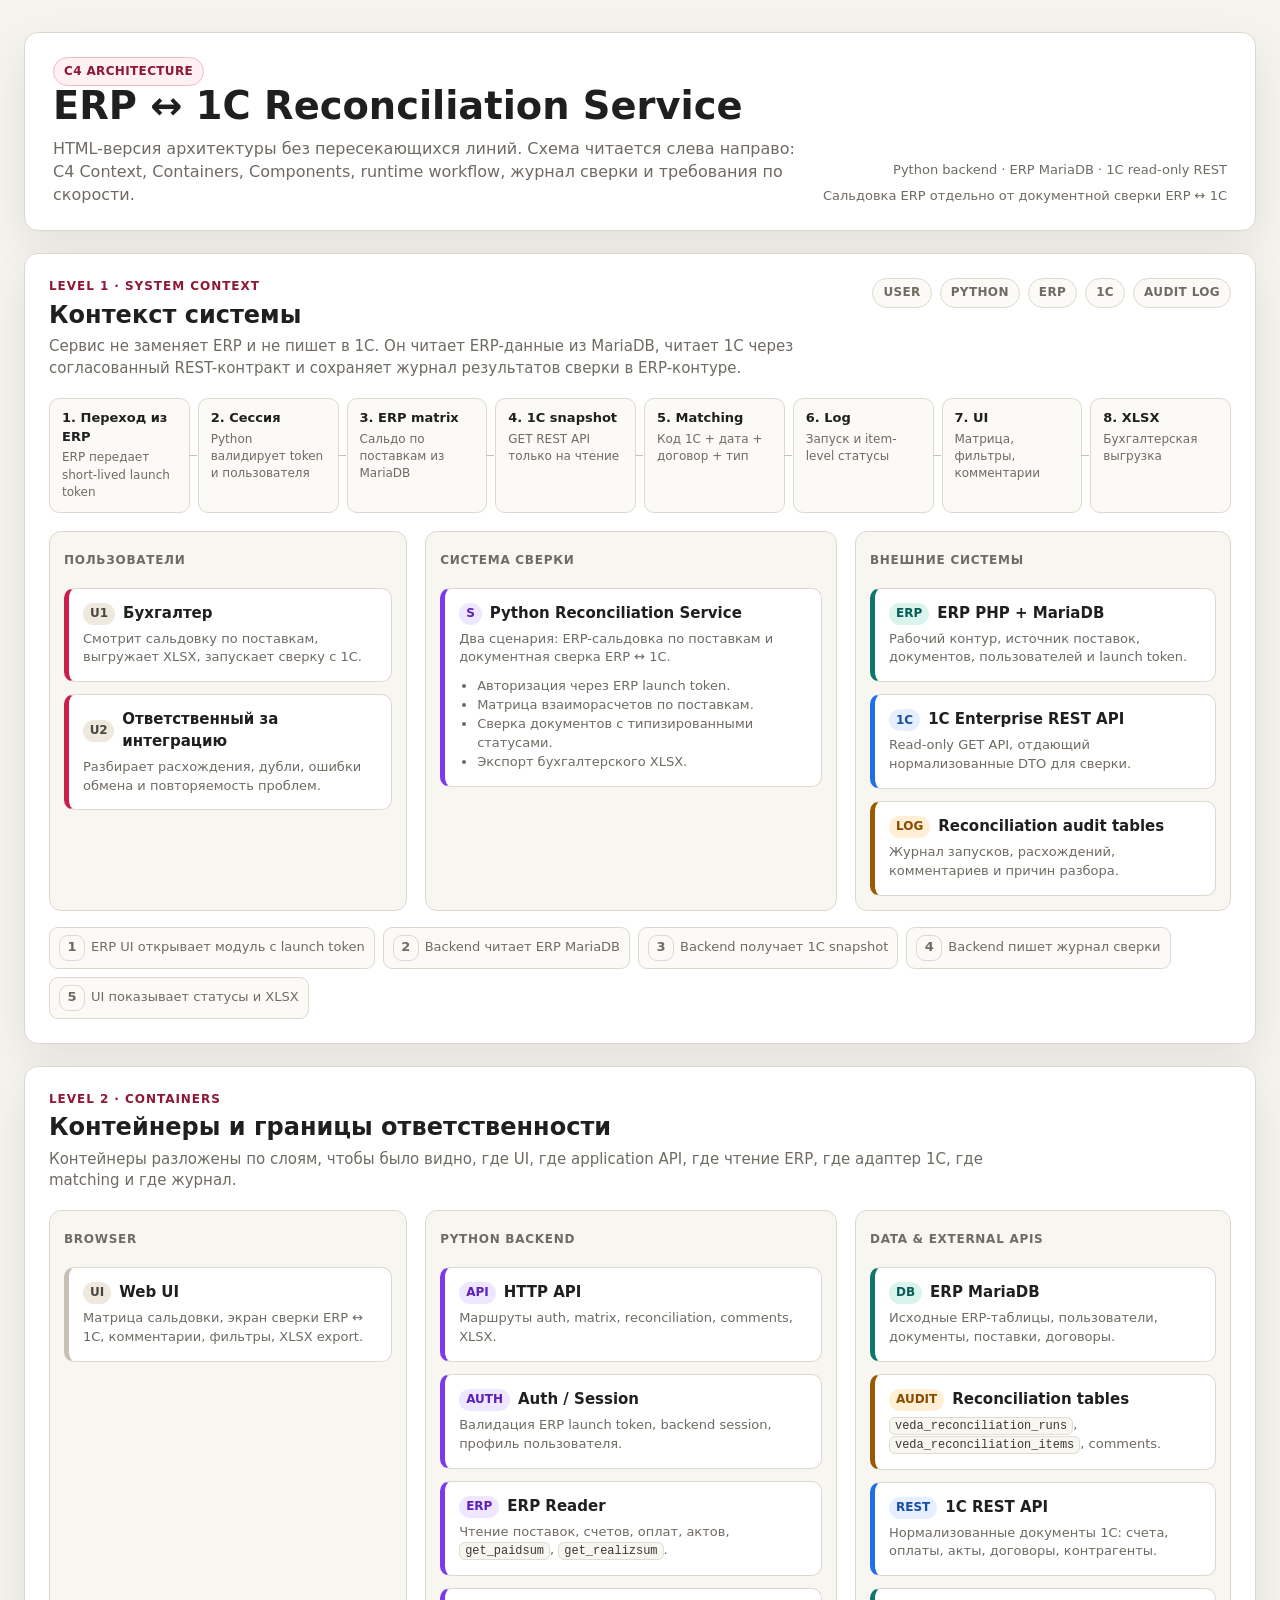
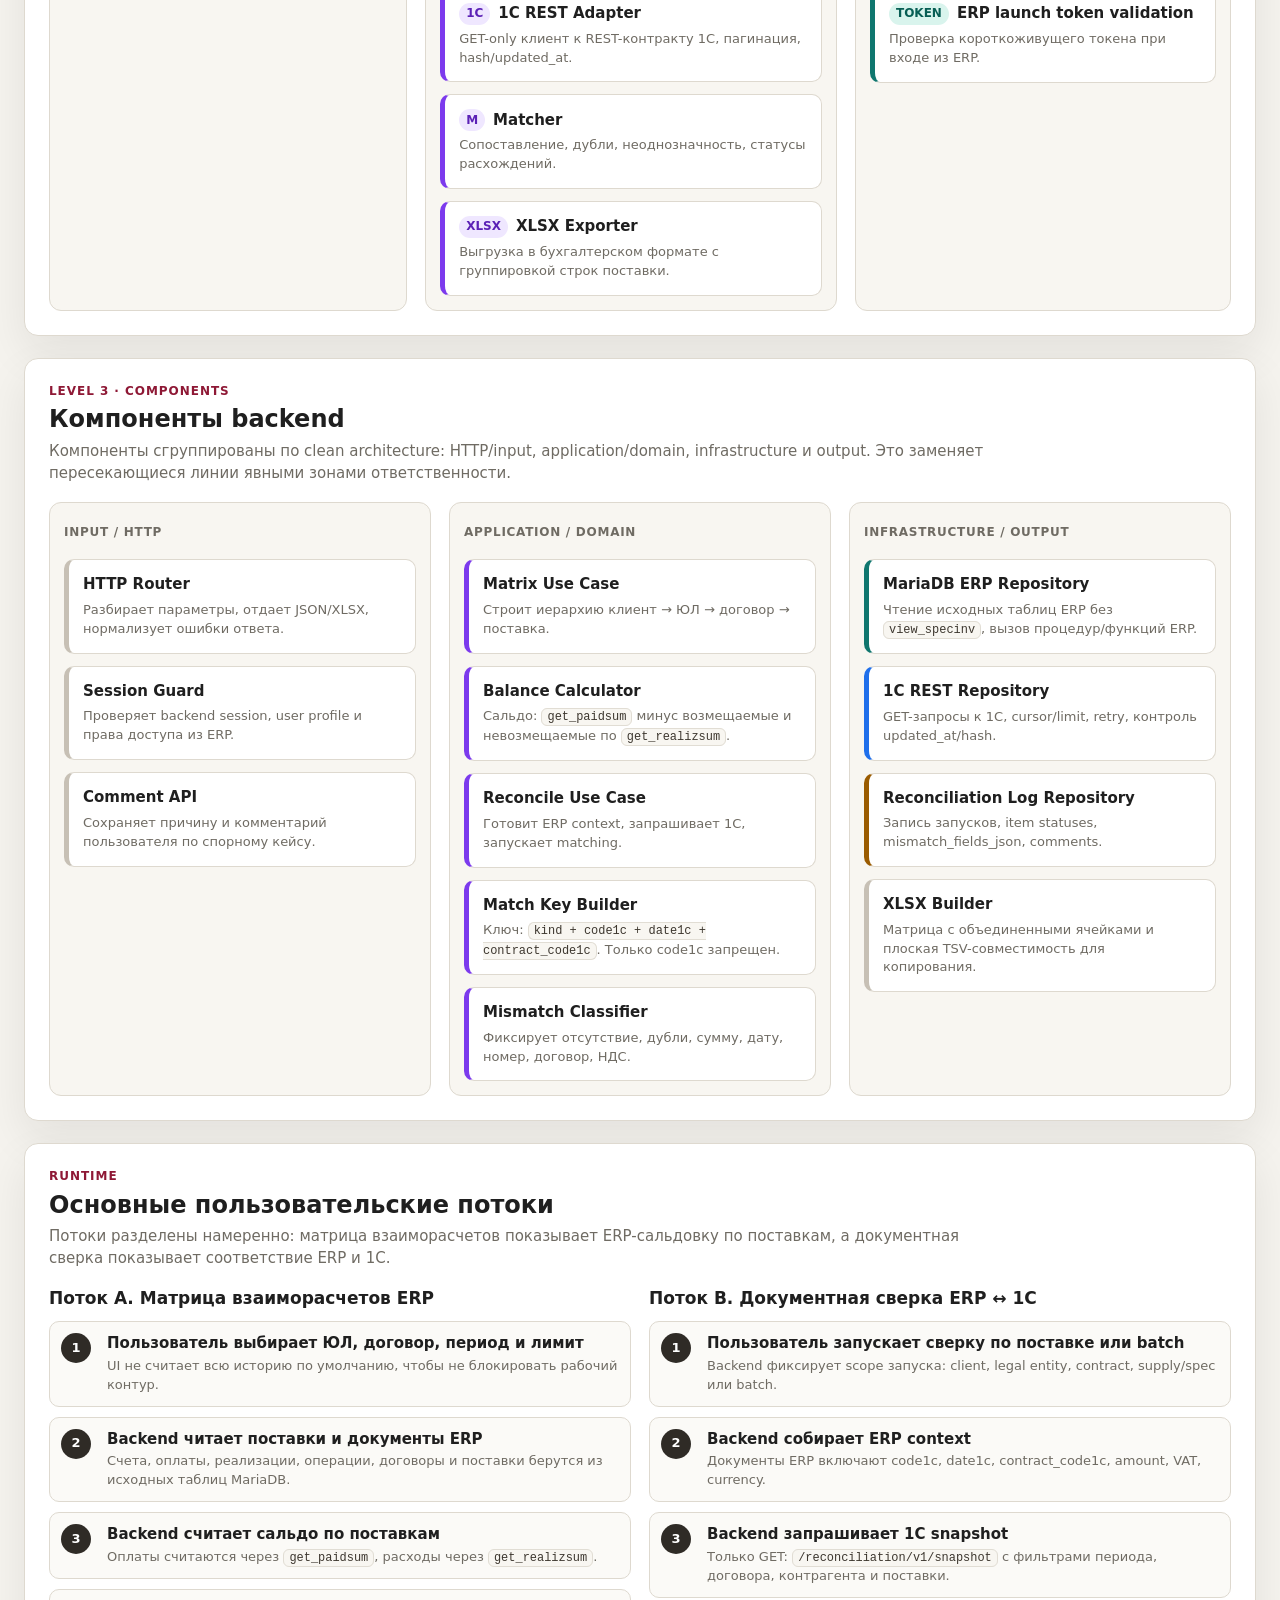
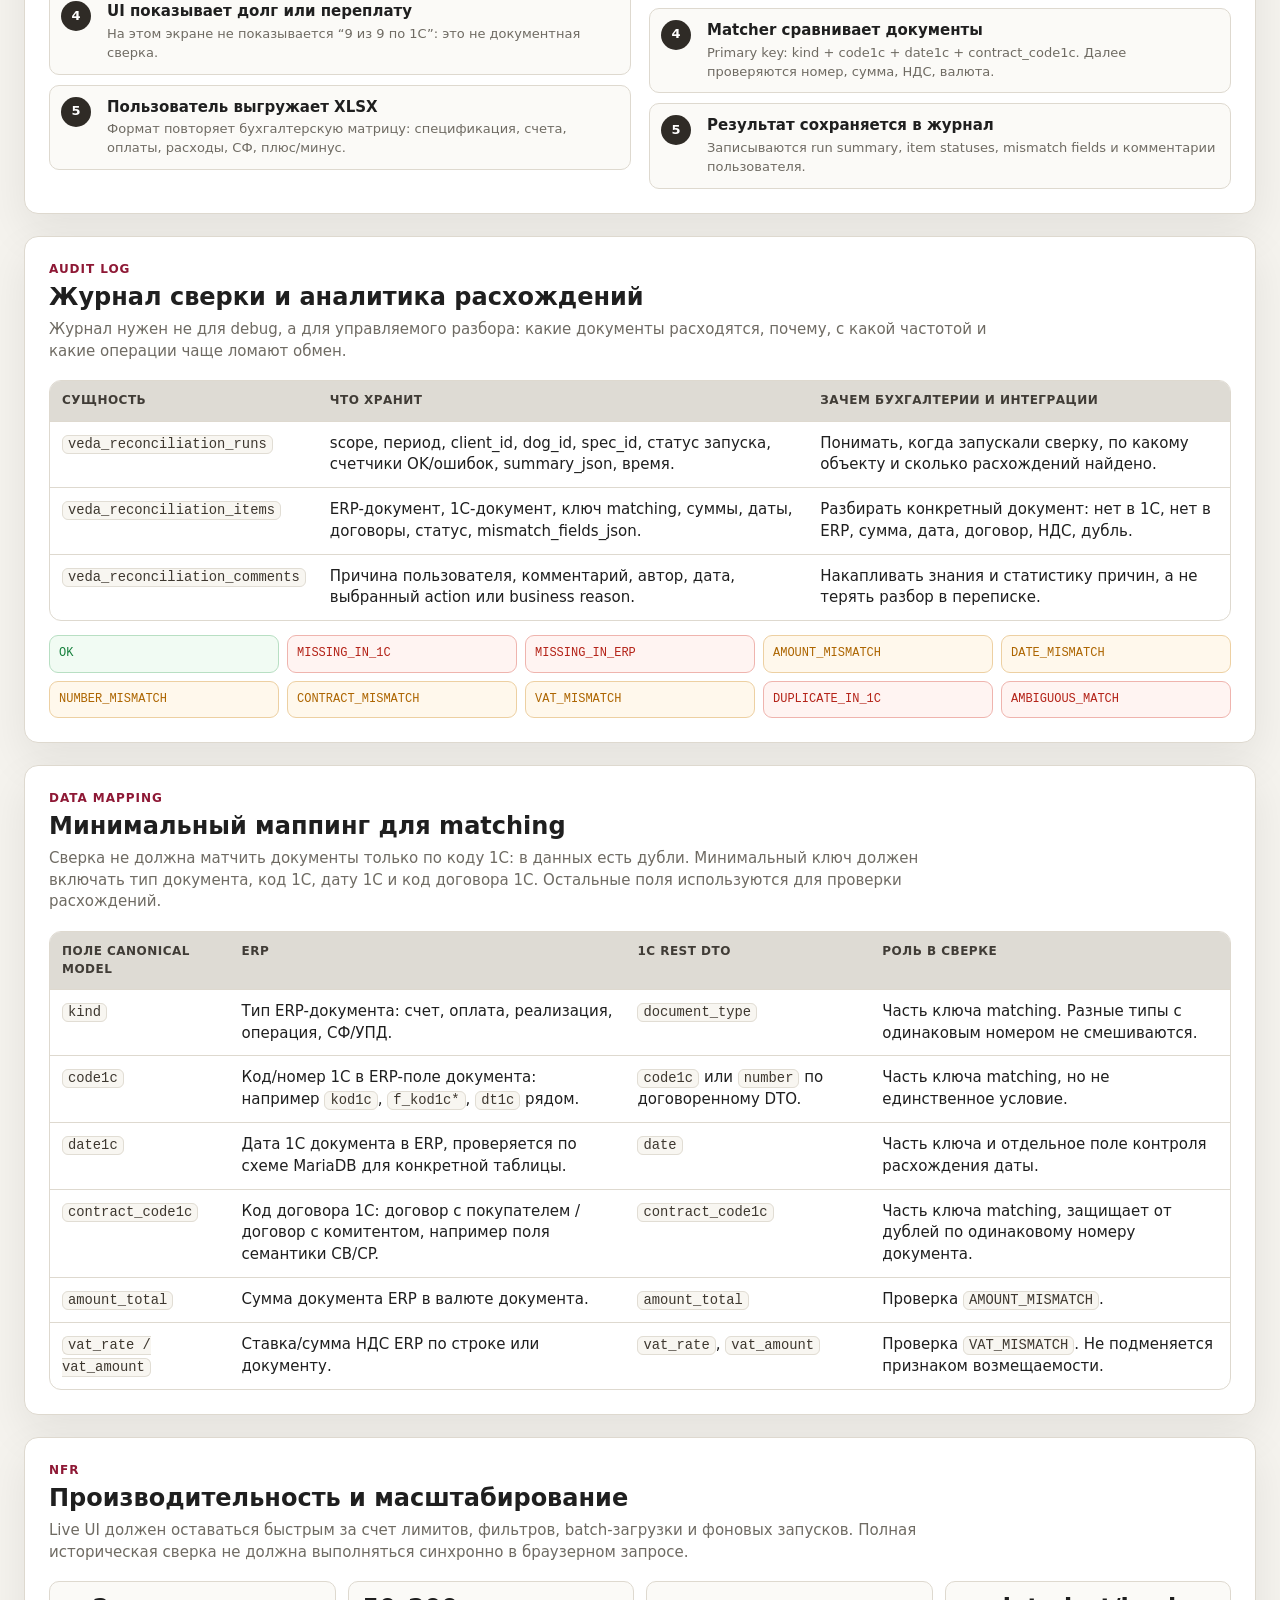
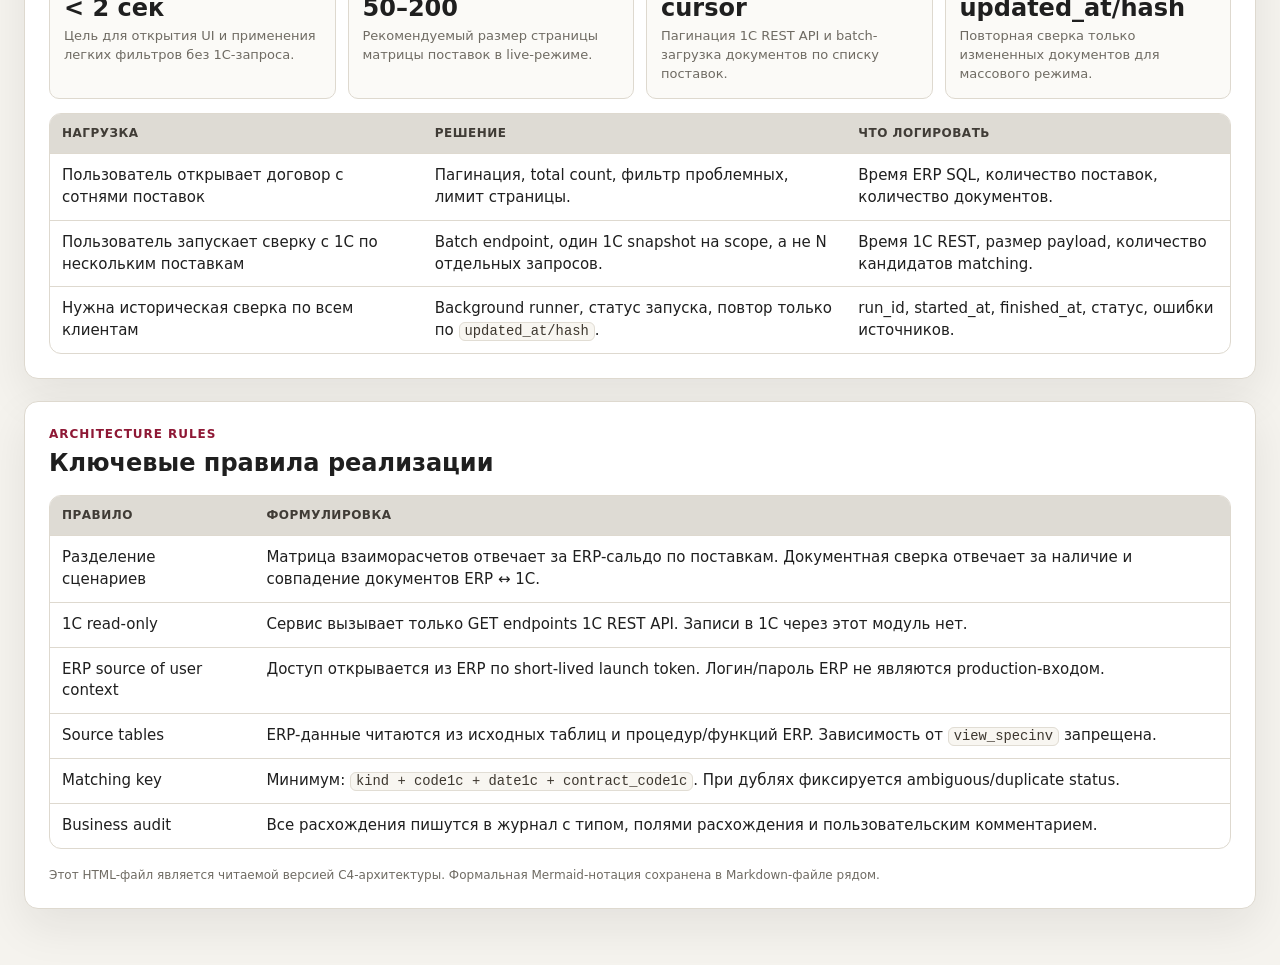
<file: docs/architecture/C4_ARCHITECTURE.html>
<!doctype html>
<html lang="ru">
<head>
  <meta charset="utf-8" />
  <meta name="viewport" content="width=device-width, initial-scale=1" />
  <title>C4 Architecture · ERP ↔ 1C Reconciliation</title>
  <style>
    :root {
      --bg: #f5f3ee;
      --paper: #ffffff;
      --paper-soft: #fbfaf7;
      --ink: #1f1f1f;
      --muted: #6f6b63;
      --line: #ded9cf;
      --line-strong: #c7c0b5;
      --brand: #c91f4a;
      --brand-dark: #8e1835;
      --erp: #0f766e;
      --onec: #1f6feb;
      --python: #7c3aed;
      --log: #9a5b00;
      --ok: #16803c;
      --warn: #ad6500;
      --bad: #b42318;
      --shadow: 0 18px 45px rgba(30, 28, 24, 0.08);
      --mono: "SFMono-Regular", Consolas, "Liberation Mono", monospace;
      font-family: Inter, system-ui, -apple-system, BlinkMacSystemFont, "Segoe UI", Arial, sans-serif;
    }

    * {
      box-sizing: border-box;
    }

    body {
      margin: 0;
      background: var(--bg);
      color: var(--ink);
      font-size: 15px;
      line-height: 1.45;
    }

    main {
      width: min(1440px, calc(100% - 48px));
      margin: 0 auto;
      padding: 32px 0 56px;
    }

    header {
      display: grid;
      grid-template-columns: minmax(0, 1fr) auto;
      gap: 24px;
      align-items: end;
      padding: 24px 28px;
      background: var(--paper);
      border: 1px solid var(--line);
      border-radius: 14px;
      box-shadow: var(--shadow);
    }

    h1,
    h2,
    h3,
    p {
      margin: 0;
    }

    h1 {
      font-size: clamp(28px, 3vw, 42px);
      line-height: 1.05;
      letter-spacing: 0;
      overflow-wrap: anywhere;
    }

    h2 {
      font-size: 24px;
      line-height: 1.15;
    }

    h3 {
      font-size: 17px;
      line-height: 1.25;
    }

    .subtitle {
      margin-top: 10px;
      color: var(--muted);
      max-width: 880px;
      font-size: 16px;
      min-width: 0;
      overflow-wrap: anywhere;
    }

    .doc-meta {
      display: grid;
      gap: 8px;
      justify-items: end;
      color: var(--muted);
      font-size: 13px;
      white-space: nowrap;
    }

    .tag {
      display: inline-flex;
      align-items: center;
      gap: 6px;
      min-height: 28px;
      padding: 5px 10px;
      border: 1px solid var(--line);
      border-radius: 999px;
      background: var(--paper-soft);
      color: var(--muted);
      font-size: 12px;
      font-weight: 700;
      text-transform: uppercase;
      letter-spacing: 0.03em;
    }

    .tag.brand {
      background: #fff0f4;
      border-color: #f3bac8;
      color: var(--brand-dark);
    }

    .grid {
      display: grid;
      gap: 18px;
    }

    .section {
      margin-top: 22px;
      padding: 24px;
      background: var(--paper);
      border: 1px solid var(--line);
      border-radius: 14px;
      box-shadow: var(--shadow);
    }

    .section-head {
      display: grid;
      grid-template-columns: minmax(0, 1fr) auto;
      gap: 20px;
      align-items: start;
      margin-bottom: 18px;
    }

    .section-kicker {
      color: var(--brand-dark);
      font-size: 12px;
      font-weight: 800;
      text-transform: uppercase;
      letter-spacing: 0.08em;
      margin-bottom: 6px;
    }

    .section-copy {
      color: var(--muted);
      margin-top: 7px;
      max-width: 940px;
      min-width: 0;
      overflow-wrap: anywhere;
    }

    .legend {
      display: flex;
      flex-wrap: wrap;
      gap: 8px;
      justify-content: flex-end;
    }

    .c4-board {
      display: grid;
      grid-template-columns: 1fr 1.15fr 1.05fr;
      gap: 18px;
      align-items: stretch;
    }

    .lane {
      display: grid;
      gap: 12px;
      align-content: start;
      min-width: 0;
      padding: 14px;
      background: #f8f6f1;
      border: 1px solid var(--line);
      border-radius: 12px;
    }

    .lane-title {
      display: flex;
      align-items: center;
      justify-content: space-between;
      gap: 10px;
      min-height: 30px;
      color: var(--muted);
      font-size: 12px;
      font-weight: 800;
      text-transform: uppercase;
      letter-spacing: 0.06em;
    }

    .card {
      position: relative;
      padding: 14px;
      background: var(--paper);
      border: 1px solid var(--line);
      border-left: 5px solid var(--line-strong);
      border-radius: 10px;
      min-width: 0;
    }

    .card.python {
      border-left-color: var(--python);
    }

    .card.erp {
      border-left-color: var(--erp);
    }

    .card.onec {
      border-left-color: var(--onec);
    }

    .card.log {
      border-left-color: var(--log);
    }

    .card.user {
      border-left-color: var(--brand);
    }

    .card-title {
      display: flex;
      align-items: center;
      gap: 8px;
      font-weight: 800;
      overflow-wrap: anywhere;
    }

    .card-subtitle {
      margin-top: 5px;
      color: var(--muted);
      font-size: 13px;
      overflow-wrap: anywhere;
    }

    .card ul {
      margin: 10px 0 0;
      padding-left: 18px;
      color: var(--muted);
      font-size: 13px;
    }

    .badge {
      display: inline-flex;
      align-items: center;
      justify-content: center;
      min-width: 22px;
      height: 22px;
      padding: 0 7px;
      border-radius: 999px;
      background: #eee8dd;
      color: #4b463f;
      font-size: 12px;
      font-weight: 800;
      white-space: nowrap;
    }

    .badge.erp {
      background: #d9f4ed;
      color: #075e54;
    }

    .badge.onec {
      background: #e5efff;
      color: #174ea6;
    }

    .badge.python {
      background: #efe7ff;
      color: #5b21b6;
    }

    .badge.log {
      background: #fff0d5;
      color: #8a4b00;
    }

    .flow-strip {
      display: grid;
      grid-template-columns: repeat(8, minmax(92px, 1fr));
      gap: 8px;
      margin: 16px 0 18px;
    }

    .flow-step {
      position: relative;
      min-height: 68px;
      padding: 10px 10px 10px 12px;
      background: var(--paper-soft);
      border: 1px solid var(--line);
      border-radius: 10px;
      color: var(--muted);
      font-size: 12px;
    }

    .flow-step strong {
      display: block;
      color: var(--ink);
      font-size: 13px;
      margin-bottom: 3px;
    }

    .flow-step::after {
      content: "";
      position: absolute;
      top: 50%;
      right: -8px;
      width: 8px;
      height: 1px;
      background: var(--line-strong);
    }

    .flow-step:last-child::after {
      display: none;
    }

    .component-board {
      display: grid;
      grid-template-columns: 1fr 1fr 1fr;
      gap: 18px;
    }

    .component-column {
      display: grid;
      gap: 12px;
      align-content: start;
      min-width: 0;
      padding: 14px;
      border: 1px solid var(--line);
      border-radius: 12px;
      background: #f8f6f1;
    }

    .mini-flow {
      display: flex;
      flex-wrap: wrap;
      gap: 8px;
      margin-top: 16px;
    }

    .mini-flow span {
      display: inline-flex;
      align-items: center;
      gap: 6px;
      padding: 7px 9px;
      border-radius: 9px;
      border: 1px solid var(--line);
      background: var(--paper-soft);
      color: var(--muted);
      font-size: 13px;
    }

    .flow-table,
    .mapping-table {
      width: 100%;
      border-collapse: separate;
      border-spacing: 0;
      overflow: hidden;
      border: 1px solid var(--line);
      border-radius: 12px;
      background: var(--paper);
    }

    .flow-table th,
    .flow-table td,
    .mapping-table th,
    .mapping-table td {
      padding: 11px 12px;
      border-bottom: 1px solid var(--line);
      vertical-align: top;
      text-align: left;
    }

    .flow-table th,
    .mapping-table th {
      background: #dedbd4;
      color: #403c36;
      font-size: 12px;
      font-weight: 800;
      text-transform: uppercase;
      letter-spacing: 0.04em;
    }

    .flow-table tr:last-child td,
    .mapping-table tr:last-child td {
      border-bottom: 0;
    }

    .num {
      display: inline-flex;
      align-items: center;
      justify-content: center;
      width: 26px;
      height: 26px;
      border-radius: 999px;
      background: var(--brand);
      color: white;
      font-size: 12px;
      font-weight: 900;
    }

    code {
      font-family: var(--mono);
      font-size: 0.92em;
      padding: 1px 5px;
      border: 1px solid #e1ddd4;
      border-radius: 6px;
      background: #f8f6f1;
      color: #3d372f;
    }

    .runtime {
      display: grid;
      grid-template-columns: 1fr 1fr;
      gap: 18px;
    }

    .steps {
      counter-reset: step;
      display: grid;
      gap: 10px;
    }

    .step {
      counter-increment: step;
      display: grid;
      grid-template-columns: 36px minmax(0, 1fr);
      gap: 10px;
      align-items: start;
      padding: 11px;
      background: var(--paper-soft);
      border: 1px solid var(--line);
      border-radius: 10px;
    }

    .step::before {
      content: counter(step);
      display: inline-flex;
      align-items: center;
      justify-content: center;
      width: 30px;
      height: 30px;
      border-radius: 999px;
      background: #2f2b26;
      color: #fff;
      font-size: 13px;
      font-weight: 900;
    }

    .step-title {
      font-weight: 800;
    }

    .step-text {
      margin-top: 2px;
      color: var(--muted);
      font-size: 13px;
    }

    .status-grid {
      display: grid;
      grid-template-columns: repeat(5, minmax(0, 1fr));
      gap: 8px;
    }

    .status {
      padding: 9px;
      border: 1px solid var(--line);
      border-radius: 9px;
      background: var(--paper-soft);
      color: var(--muted);
      font-family: var(--mono);
      font-size: 12px;
      overflow-wrap: anywhere;
    }

    .status.ok {
      color: var(--ok);
      border-color: #b8dfc3;
      background: #f1fbf3;
    }

    .status.warn {
      color: var(--warn);
      border-color: #edd0a2;
      background: #fff8ec;
    }

    .status.bad {
      color: var(--bad);
      border-color: #efb4ae;
      background: #fff4f2;
    }

    .nfr-grid {
      display: grid;
      grid-template-columns: repeat(4, minmax(0, 1fr));
      gap: 12px;
    }

    .metric {
      padding: 14px;
      background: var(--paper-soft);
      border: 1px solid var(--line);
      border-radius: 10px;
    }

    .metric-value {
      font-size: 24px;
      font-weight: 900;
      line-height: 1;
    }

    .metric-label {
      margin-top: 7px;
      color: var(--muted);
      font-size: 13px;
    }

    .print-note {
      margin-top: 18px;
      color: var(--muted);
      font-size: 12px;
    }

    @media (max-width: 1100px) {
      .c4-board,
      .component-board,
      .runtime,
      .nfr-grid {
        grid-template-columns: 1fr;
      }

      .flow-strip {
        grid-template-columns: repeat(4, minmax(120px, 1fr));
      }

      .status-grid {
        grid-template-columns: repeat(2, minmax(0, 1fr));
      }
    }

    @media (max-width: 720px) {
      main {
        width: 100%;
        padding: 16px 12px 56px;
      }

      header,
      .section-head {
        display: block;
        grid-template-columns: 1fr;
      }

      header,
      .section {
        width: 100%;
        overflow: hidden;
      }

      .doc-meta,
      .legend {
        justify-items: start;
        justify-content: flex-start;
      }

      .doc-meta {
        white-space: normal;
        overflow-wrap: anywhere;
      }

      .subtitle,
      .section-copy,
      .card-title,
      .card-subtitle,
      .step-text {
        overflow-wrap: anywhere;
      }

      .flow-strip {
        grid-template-columns: 1fr;
      }

      .flow-step::after {
        display: none;
      }

      .flow-table,
      .mapping-table {
        display: block;
        overflow-x: auto;
      }
    }

    @media print {
      body {
        background: white;
      }

      main {
        width: 100%;
        padding: 0;
      }

      header,
      .section {
        box-shadow: none;
        break-inside: avoid;
      }
    }
  </style>
</head>
<body>
  <main>
    <header>
      <div>
        <span class="tag brand">C4 Architecture</span>
        <h1>ERP ↔ 1C Reconciliation Service</h1>
        <p class="subtitle">
          HTML-версия архитектуры без пересекающихся линий. Схема читается слева направо:
          C4 Context, Containers, Components, runtime workflow, журнал сверки и требования по скорости.
        </p>
      </div>
      <div class="doc-meta">
        <span>Python backend · ERP MariaDB · 1C read-only REST</span>
        <span>Сальдовка ERP отдельно от документной сверки ERP ↔ 1C</span>
      </div>
    </header>

    <section class="section">
      <div class="section-head">
        <div>
          <div class="section-kicker">Level 1 · System Context</div>
          <h2>Контекст системы</h2>
          <p class="section-copy">
            Сервис не заменяет ERP и не пишет в 1C. Он читает ERP-данные из MariaDB, читает 1C через
            согласованный REST-контракт и сохраняет журнал результатов сверки в ERP-контуре.
          </p>
        </div>
        <div class="legend">
          <span class="tag">User</span>
          <span class="tag">Python</span>
          <span class="tag">ERP</span>
          <span class="tag">1C</span>
          <span class="tag">Audit log</span>
        </div>
      </div>

      <div class="flow-strip" aria-label="Сквозной поток контекста">
        <div class="flow-step"><strong>1. Переход из ERP</strong>ERP передает short-lived launch token</div>
        <div class="flow-step"><strong>2. Сессия</strong>Python валидирует token и пользователя</div>
        <div class="flow-step"><strong>3. ERP matrix</strong>Сальдо по поставкам из MariaDB</div>
        <div class="flow-step"><strong>4. 1C snapshot</strong>GET REST API только на чтение</div>
        <div class="flow-step"><strong>5. Matching</strong>Код 1C + дата + договор + тип</div>
        <div class="flow-step"><strong>6. Log</strong>Запуск и item-level статусы</div>
        <div class="flow-step"><strong>7. UI</strong>Матрица, фильтры, комментарии</div>
        <div class="flow-step"><strong>8. XLSX</strong>Бухгалтерская выгрузка</div>
      </div>

      <div class="c4-board">
        <div class="lane">
          <div class="lane-title">Пользователи</div>
          <div class="card user">
            <div class="card-title"><span class="badge">U1</span> Бухгалтер</div>
            <div class="card-subtitle">Смотрит сальдовку по поставкам, выгружает XLSX, запускает сверку с 1C.</div>
          </div>
          <div class="card user">
            <div class="card-title"><span class="badge">U2</span> Ответственный за интеграцию</div>
            <div class="card-subtitle">Разбирает расхождения, дубли, ошибки обмена и повторяемость проблем.</div>
          </div>
        </div>

        <div class="lane">
          <div class="lane-title">Система сверки</div>
          <div class="card python">
            <div class="card-title"><span class="badge python">S</span> Python Reconciliation Service</div>
            <div class="card-subtitle">
              Два сценария: ERP-сальдовка по поставкам и документная сверка ERP ↔ 1C.
            </div>
            <ul>
              <li>Авторизация через ERP launch token.</li>
              <li>Матрица взаиморасчетов по поставкам.</li>
              <li>Сверка документов с типизированными статусами.</li>
              <li>Экспорт бухгалтерского XLSX.</li>
            </ul>
          </div>
        </div>

        <div class="lane">
          <div class="lane-title">Внешние системы</div>
          <div class="card erp">
            <div class="card-title"><span class="badge erp">ERP</span> ERP PHP + MariaDB</div>
            <div class="card-subtitle">Рабочий контур, источник поставок, документов, пользователей и launch token.</div>
          </div>
          <div class="card onec">
            <div class="card-title"><span class="badge onec">1C</span> 1C Enterprise REST API</div>
            <div class="card-subtitle">Read-only GET API, отдающий нормализованные DTO для сверки.</div>
          </div>
          <div class="card log">
            <div class="card-title"><span class="badge log">LOG</span> Reconciliation audit tables</div>
            <div class="card-subtitle">Журнал запусков, расхождений, комментариев и причин разбора.</div>
          </div>
        </div>
      </div>

      <div class="mini-flow">
        <span><span class="num">1</span> ERP UI открывает модуль с launch token</span>
        <span><span class="num">2</span> Backend читает ERP MariaDB</span>
        <span><span class="num">3</span> Backend получает 1C snapshot</span>
        <span><span class="num">4</span> Backend пишет журнал сверки</span>
        <span><span class="num">5</span> UI показывает статусы и XLSX</span>
      </div>
    </section>

    <section class="section">
      <div class="section-head">
        <div>
          <div class="section-kicker">Level 2 · Containers</div>
          <h2>Контейнеры и границы ответственности</h2>
          <p class="section-copy">
            Контейнеры разложены по слоям, чтобы было видно, где UI, где application API,
            где чтение ERP, где адаптер 1C, где matching и где журнал.
          </p>
        </div>
      </div>

      <div class="c4-board">
        <div class="lane">
          <div class="lane-title">Browser</div>
          <div class="card">
            <div class="card-title"><span class="badge">UI</span> Web UI</div>
            <div class="card-subtitle">
              Матрица сальдовки, экран сверки ERP ↔ 1C, комментарии, фильтры, XLSX export.
            </div>
          </div>
        </div>

        <div class="lane">
          <div class="lane-title">Python backend</div>
          <div class="card python">
            <div class="card-title"><span class="badge python">API</span> HTTP API</div>
            <div class="card-subtitle">Маршруты auth, matrix, reconciliation, comments, XLSX.</div>
          </div>
          <div class="card python">
            <div class="card-title"><span class="badge python">AUTH</span> Auth / Session</div>
            <div class="card-subtitle">Валидация ERP launch token, backend session, профиль пользователя.</div>
          </div>
          <div class="card python">
            <div class="card-title"><span class="badge python">ERP</span> ERP Reader</div>
            <div class="card-subtitle">Чтение поставок, счетов, оплат, актов, <code>get_paidsum</code>, <code>get_realizsum</code>.</div>
          </div>
          <div class="card python">
            <div class="card-title"><span class="badge python">1C</span> 1C REST Adapter</div>
            <div class="card-subtitle">GET-only клиент к REST-контракту 1C, пагинация, hash/updated_at.</div>
          </div>
          <div class="card python">
            <div class="card-title"><span class="badge python">M</span> Matcher</div>
            <div class="card-subtitle">Сопоставление, дубли, неоднозначность, статусы расхождений.</div>
          </div>
          <div class="card python">
            <div class="card-title"><span class="badge python">XLSX</span> XLSX Exporter</div>
            <div class="card-subtitle">Выгрузка в бухгалтерском формате с группировкой строк поставки.</div>
          </div>
        </div>

        <div class="lane">
          <div class="lane-title">Data & external APIs</div>
          <div class="card erp">
            <div class="card-title"><span class="badge erp">DB</span> ERP MariaDB</div>
            <div class="card-subtitle">Исходные ERP-таблицы, пользователи, документы, поставки, договоры.</div>
          </div>
          <div class="card log">
            <div class="card-title"><span class="badge log">AUDIT</span> Reconciliation tables</div>
            <div class="card-subtitle"><code>veda_reconciliation_runs</code>, <code>veda_reconciliation_items</code>, comments.</div>
          </div>
          <div class="card onec">
            <div class="card-title"><span class="badge onec">REST</span> 1C REST API</div>
            <div class="card-subtitle">Нормализованные документы 1C: счета, оплаты, акты, договоры, контрагенты.</div>
          </div>
          <div class="card erp">
            <div class="card-title"><span class="badge erp">TOKEN</span> ERP launch token validation</div>
            <div class="card-subtitle">Проверка короткоживущего токена при входе из ERP.</div>
          </div>
        </div>
      </div>
    </section>

    <section class="section">
      <div class="section-head">
        <div>
          <div class="section-kicker">Level 3 · Components</div>
          <h2>Компоненты backend</h2>
          <p class="section-copy">
            Компоненты сгруппированы по clean architecture: HTTP/input, application/domain,
            infrastructure и output. Это заменяет пересекающиеся линии явными зонами ответственности.
          </p>
        </div>
      </div>

      <div class="component-board">
        <div class="component-column">
          <div class="lane-title">Input / HTTP</div>
          <div class="card">
            <div class="card-title">HTTP Router</div>
            <div class="card-subtitle">Разбирает параметры, отдает JSON/XLSX, нормализует ошибки ответа.</div>
          </div>
          <div class="card">
            <div class="card-title">Session Guard</div>
            <div class="card-subtitle">Проверяет backend session, user profile и права доступа из ERP.</div>
          </div>
          <div class="card">
            <div class="card-title">Comment API</div>
            <div class="card-subtitle">Сохраняет причину и комментарий пользователя по спорному кейсу.</div>
          </div>
        </div>

        <div class="component-column">
          <div class="lane-title">Application / Domain</div>
          <div class="card python">
            <div class="card-title">Matrix Use Case</div>
            <div class="card-subtitle">Строит иерархию клиент → ЮЛ → договор → поставка.</div>
          </div>
          <div class="card python">
            <div class="card-title">Balance Calculator</div>
            <div class="card-subtitle">Сальдо: <code>get_paidsum</code> минус возмещаемые и невозмещаемые по <code>get_realizsum</code>.</div>
          </div>
          <div class="card python">
            <div class="card-title">Reconcile Use Case</div>
            <div class="card-subtitle">Готовит ERP context, запрашивает 1C, запускает matching.</div>
          </div>
          <div class="card python">
            <div class="card-title">Match Key Builder</div>
            <div class="card-subtitle">Ключ: <code>kind + code1c + date1c + contract_code1c</code>. Только code1c запрещен.</div>
          </div>
          <div class="card python">
            <div class="card-title">Mismatch Classifier</div>
            <div class="card-subtitle">Фиксирует отсутствие, дубли, сумму, дату, номер, договор, НДС.</div>
          </div>
        </div>

        <div class="component-column">
          <div class="lane-title">Infrastructure / Output</div>
          <div class="card erp">
            <div class="card-title">MariaDB ERP Repository</div>
            <div class="card-subtitle">Чтение исходных таблиц ERP без <code>view_specinv</code>, вызов процедур/функций ERP.</div>
          </div>
          <div class="card onec">
            <div class="card-title">1C REST Repository</div>
            <div class="card-subtitle">GET-запросы к 1C, cursor/limit, retry, контроль updated_at/hash.</div>
          </div>
          <div class="card log">
            <div class="card-title">Reconciliation Log Repository</div>
            <div class="card-subtitle">Запись запусков, item statuses, mismatch_fields_json, comments.</div>
          </div>
          <div class="card">
            <div class="card-title">XLSX Builder</div>
            <div class="card-subtitle">Матрица с объединенными ячейками и плоская TSV-совместимость для копирования.</div>
          </div>
        </div>
      </div>
    </section>

    <section class="section">
      <div class="section-head">
        <div>
          <div class="section-kicker">Runtime</div>
          <h2>Основные пользовательские потоки</h2>
          <p class="section-copy">
            Потоки разделены намеренно: матрица взаиморасчетов показывает ERP-сальдовку по поставкам,
            а документная сверка показывает соответствие ERP и 1C.
          </p>
        </div>
      </div>

      <div class="runtime">
        <div>
          <h3>Поток A. Матрица взаиморасчетов ERP</h3>
          <div class="steps" style="margin-top: 12px;">
            <div class="step">
              <div>
                <div class="step-title">Пользователь выбирает ЮЛ, договор, период и лимит</div>
                <div class="step-text">UI не считает всю историю по умолчанию, чтобы не блокировать рабочий контур.</div>
              </div>
            </div>
            <div class="step">
              <div>
                <div class="step-title">Backend читает поставки и документы ERP</div>
                <div class="step-text">Счета, оплаты, реализации, операции, договоры и поставки берутся из исходных таблиц MariaDB.</div>
              </div>
            </div>
            <div class="step">
              <div>
                <div class="step-title">Backend считает сальдо по поставкам</div>
                <div class="step-text">Оплаты считаются через <code>get_paidsum</code>, расходы через <code>get_realizsum</code>.</div>
              </div>
            </div>
            <div class="step">
              <div>
                <div class="step-title">UI показывает долг или переплату</div>
                <div class="step-text">На этом экране не показывается “9 из 9 по 1C”: это не документная сверка.</div>
              </div>
            </div>
            <div class="step">
              <div>
                <div class="step-title">Пользователь выгружает XLSX</div>
                <div class="step-text">Формат повторяет бухгалтерскую матрицу: спецификация, счета, оплаты, расходы, СФ, плюс/минус.</div>
              </div>
            </div>
          </div>
        </div>

        <div>
          <h3>Поток B. Документная сверка ERP ↔ 1C</h3>
          <div class="steps" style="margin-top: 12px;">
            <div class="step">
              <div>
                <div class="step-title">Пользователь запускает сверку по поставке или batch</div>
                <div class="step-text">Backend фиксирует scope запуска: client, legal entity, contract, supply/spec или batch.</div>
              </div>
            </div>
            <div class="step">
              <div>
                <div class="step-title">Backend собирает ERP context</div>
                <div class="step-text">Документы ERP включают code1c, date1c, contract_code1c, amount, VAT, currency.</div>
              </div>
            </div>
            <div class="step">
              <div>
                <div class="step-title">Backend запрашивает 1C snapshot</div>
                <div class="step-text">Только GET: <code>/reconciliation/v1/snapshot</code> с фильтрами периода, договора, контрагента и поставки.</div>
              </div>
            </div>
            <div class="step">
              <div>
                <div class="step-title">Matcher сравнивает документы</div>
                <div class="step-text">Primary key: kind + code1c + date1c + contract_code1c. Далее проверяются номер, сумма, НДС, валюта.</div>
              </div>
            </div>
            <div class="step">
              <div>
                <div class="step-title">Результат сохраняется в журнал</div>
                <div class="step-text">Записываются run summary, item statuses, mismatch fields и комментарии пользователя.</div>
              </div>
            </div>
          </div>
        </div>
      </div>
    </section>

    <section class="section">
      <div class="section-head">
        <div>
          <div class="section-kicker">Audit log</div>
          <h2>Журнал сверки и аналитика расхождений</h2>
          <p class="section-copy">
            Журнал нужен не для debug, а для управляемого разбора: какие документы расходятся,
            почему, с какой частотой и какие операции чаще ломают обмен.
          </p>
        </div>
      </div>

      <table class="mapping-table">
        <thead>
          <tr>
            <th>Сущность</th>
            <th>Что хранит</th>
            <th>Зачем бухгалтерии и интеграции</th>
          </tr>
        </thead>
        <tbody>
          <tr>
            <td><code>veda_reconciliation_runs</code></td>
            <td>scope, период, client_id, dog_id, spec_id, статус запуска, счетчики OK/ошибок, summary_json, время.</td>
            <td>Понимать, когда запускали сверку, по какому объекту и сколько расхождений найдено.</td>
          </tr>
          <tr>
            <td><code>veda_reconciliation_items</code></td>
            <td>ERP-документ, 1C-документ, ключ matching, суммы, даты, договоры, статус, mismatch_fields_json.</td>
            <td>Разбирать конкретный документ: нет в 1C, нет в ERP, сумма, дата, договор, НДС, дубль.</td>
          </tr>
          <tr>
            <td><code>veda_reconciliation_comments</code></td>
            <td>Причина пользователя, комментарий, автор, дата, выбранный action или business reason.</td>
            <td>Накапливать знания и статистику причин, а не терять разбор в переписке.</td>
          </tr>
        </tbody>
      </table>

      <div class="status-grid" style="margin-top: 14px;">
        <div class="status ok">OK</div>
        <div class="status bad">MISSING_IN_1C</div>
        <div class="status bad">MISSING_IN_ERP</div>
        <div class="status warn">AMOUNT_MISMATCH</div>
        <div class="status warn">DATE_MISMATCH</div>
        <div class="status warn">NUMBER_MISMATCH</div>
        <div class="status warn">CONTRACT_MISMATCH</div>
        <div class="status warn">VAT_MISMATCH</div>
        <div class="status bad">DUPLICATE_IN_1C</div>
        <div class="status bad">AMBIGUOUS_MATCH</div>
      </div>
    </section>

    <section class="section">
      <div class="section-head">
        <div>
          <div class="section-kicker">Data mapping</div>
          <h2>Минимальный маппинг для matching</h2>
          <p class="section-copy">
            Сверка не должна матчить документы только по коду 1C: в данных есть дубли. Минимальный ключ должен включать
            тип документа, код 1C, дату 1C и код договора 1C. Остальные поля используются для проверки расхождений.
          </p>
        </div>
      </div>

      <table class="flow-table">
        <thead>
          <tr>
            <th>Поле canonical model</th>
            <th>ERP</th>
            <th>1C REST DTO</th>
            <th>Роль в сверке</th>
          </tr>
        </thead>
        <tbody>
          <tr>
            <td><code>kind</code></td>
            <td>Тип ERP-документа: счет, оплата, реализация, операция, СФ/УПД.</td>
            <td><code>document_type</code></td>
            <td>Часть ключа matching. Разные типы с одинаковым номером не смешиваются.</td>
          </tr>
          <tr>
            <td><code>code1c</code></td>
            <td>Код/номер 1C в ERP-поле документа: например <code>kod1c</code>, <code>f_kod1c*</code>, <code>dt1c</code> рядом.</td>
            <td><code>code1c</code> или <code>number</code> по договоренному DTO.</td>
            <td>Часть ключа matching, но не единственное условие.</td>
          </tr>
          <tr>
            <td><code>date1c</code></td>
            <td>Дата 1C документа в ERP, проверяется по схеме MariaDB для конкретной таблицы.</td>
            <td><code>date</code></td>
            <td>Часть ключа и отдельное поле контроля расхождения даты.</td>
          </tr>
          <tr>
            <td><code>contract_code1c</code></td>
            <td>Код договора 1C: договор с покупателем / договор с комитентом, например поля семантики CB/CP.</td>
            <td><code>contract_code1c</code></td>
            <td>Часть ключа matching, защищает от дублей по одинаковому номеру документа.</td>
          </tr>
          <tr>
            <td><code>amount_total</code></td>
            <td>Сумма документа ERP в валюте документа.</td>
            <td><code>amount_total</code></td>
            <td>Проверка <code>AMOUNT_MISMATCH</code>.</td>
          </tr>
          <tr>
            <td><code>vat_rate / vat_amount</code></td>
            <td>Ставка/сумма НДС ERP по строке или документу.</td>
            <td><code>vat_rate</code>, <code>vat_amount</code></td>
            <td>Проверка <code>VAT_MISMATCH</code>. Не подменяется признаком возмещаемости.</td>
          </tr>
        </tbody>
      </table>
    </section>

    <section class="section">
      <div class="section-head">
        <div>
          <div class="section-kicker">NFR</div>
          <h2>Производительность и масштабирование</h2>
          <p class="section-copy">
            Live UI должен оставаться быстрым за счет лимитов, фильтров, batch-загрузки и фоновых запусков.
            Полная историческая сверка не должна выполняться синхронно в браузерном запросе.
          </p>
        </div>
      </div>

      <div class="nfr-grid">
        <div class="metric">
          <div class="metric-value">&lt; 2 сек</div>
          <div class="metric-label">Цель для открытия UI и применения легких фильтров без 1C-запроса.</div>
        </div>
        <div class="metric">
          <div class="metric-value">50–200</div>
          <div class="metric-label">Рекомендуемый размер страницы матрицы поставок в live-режиме.</div>
        </div>
        <div class="metric">
          <div class="metric-value">cursor</div>
          <div class="metric-label">Пагинация 1C REST API и batch-загрузка документов по списку поставок.</div>
        </div>
        <div class="metric">
          <div class="metric-value">updated_at/hash</div>
          <div class="metric-label">Повторная сверка только измененных документов для массового режима.</div>
        </div>
      </div>

      <table class="mapping-table" style="margin-top: 14px;">
        <thead>
          <tr>
            <th>Нагрузка</th>
            <th>Решение</th>
            <th>Что логировать</th>
          </tr>
        </thead>
        <tbody>
          <tr>
            <td>Пользователь открывает договор с сотнями поставок</td>
            <td>Пагинация, total count, фильтр проблемных, лимит страницы.</td>
            <td>Время ERP SQL, количество поставок, количество документов.</td>
          </tr>
          <tr>
            <td>Пользователь запускает сверку с 1C по нескольким поставкам</td>
            <td>Batch endpoint, один 1C snapshot на scope, а не N отдельных запросов.</td>
            <td>Время 1C REST, размер payload, количество кандидатов matching.</td>
          </tr>
          <tr>
            <td>Нужна историческая сверка по всем клиентам</td>
            <td>Background runner, статус запуска, повтор только по <code>updated_at/hash</code>.</td>
            <td>run_id, started_at, finished_at, статус, ошибки источников.</td>
          </tr>
        </tbody>
      </table>
    </section>

    <section class="section">
      <div class="section-head">
        <div>
          <div class="section-kicker">Architecture rules</div>
          <h2>Ключевые правила реализации</h2>
        </div>
      </div>

      <table class="flow-table">
        <thead>
          <tr>
            <th>Правило</th>
            <th>Формулировка</th>
          </tr>
        </thead>
        <tbody>
          <tr>
            <td>Разделение сценариев</td>
            <td>Матрица взаиморасчетов отвечает за ERP-сальдо по поставкам. Документная сверка отвечает за наличие и совпадение документов ERP ↔ 1C.</td>
          </tr>
          <tr>
            <td>1C read-only</td>
            <td>Сервис вызывает только GET endpoints 1C REST API. Записи в 1C через этот модуль нет.</td>
          </tr>
          <tr>
            <td>ERP source of user context</td>
            <td>Доступ открывается из ERP по short-lived launch token. Логин/пароль ERP не являются production-входом.</td>
          </tr>
          <tr>
            <td>Source tables</td>
            <td>ERP-данные читаются из исходных таблиц и процедур/функций ERP. Зависимость от <code>view_specinv</code> запрещена.</td>
          </tr>
          <tr>
            <td>Matching key</td>
            <td>Минимум: <code>kind + code1c + date1c + contract_code1c</code>. При дублях фиксируется ambiguous/duplicate status.</td>
          </tr>
          <tr>
            <td>Business audit</td>
            <td>Все расхождения пишутся в журнал с типом, полями расхождения и пользовательским комментарием.</td>
          </tr>
        </tbody>
      </table>

      <p class="print-note">
        Этот HTML-файл является читаемой версией C4-архитектуры. Формальная Mermaid-нотация сохранена в Markdown-файле рядом.
      </p>
    </section>
  </main>
</body>
</html>
</file>
